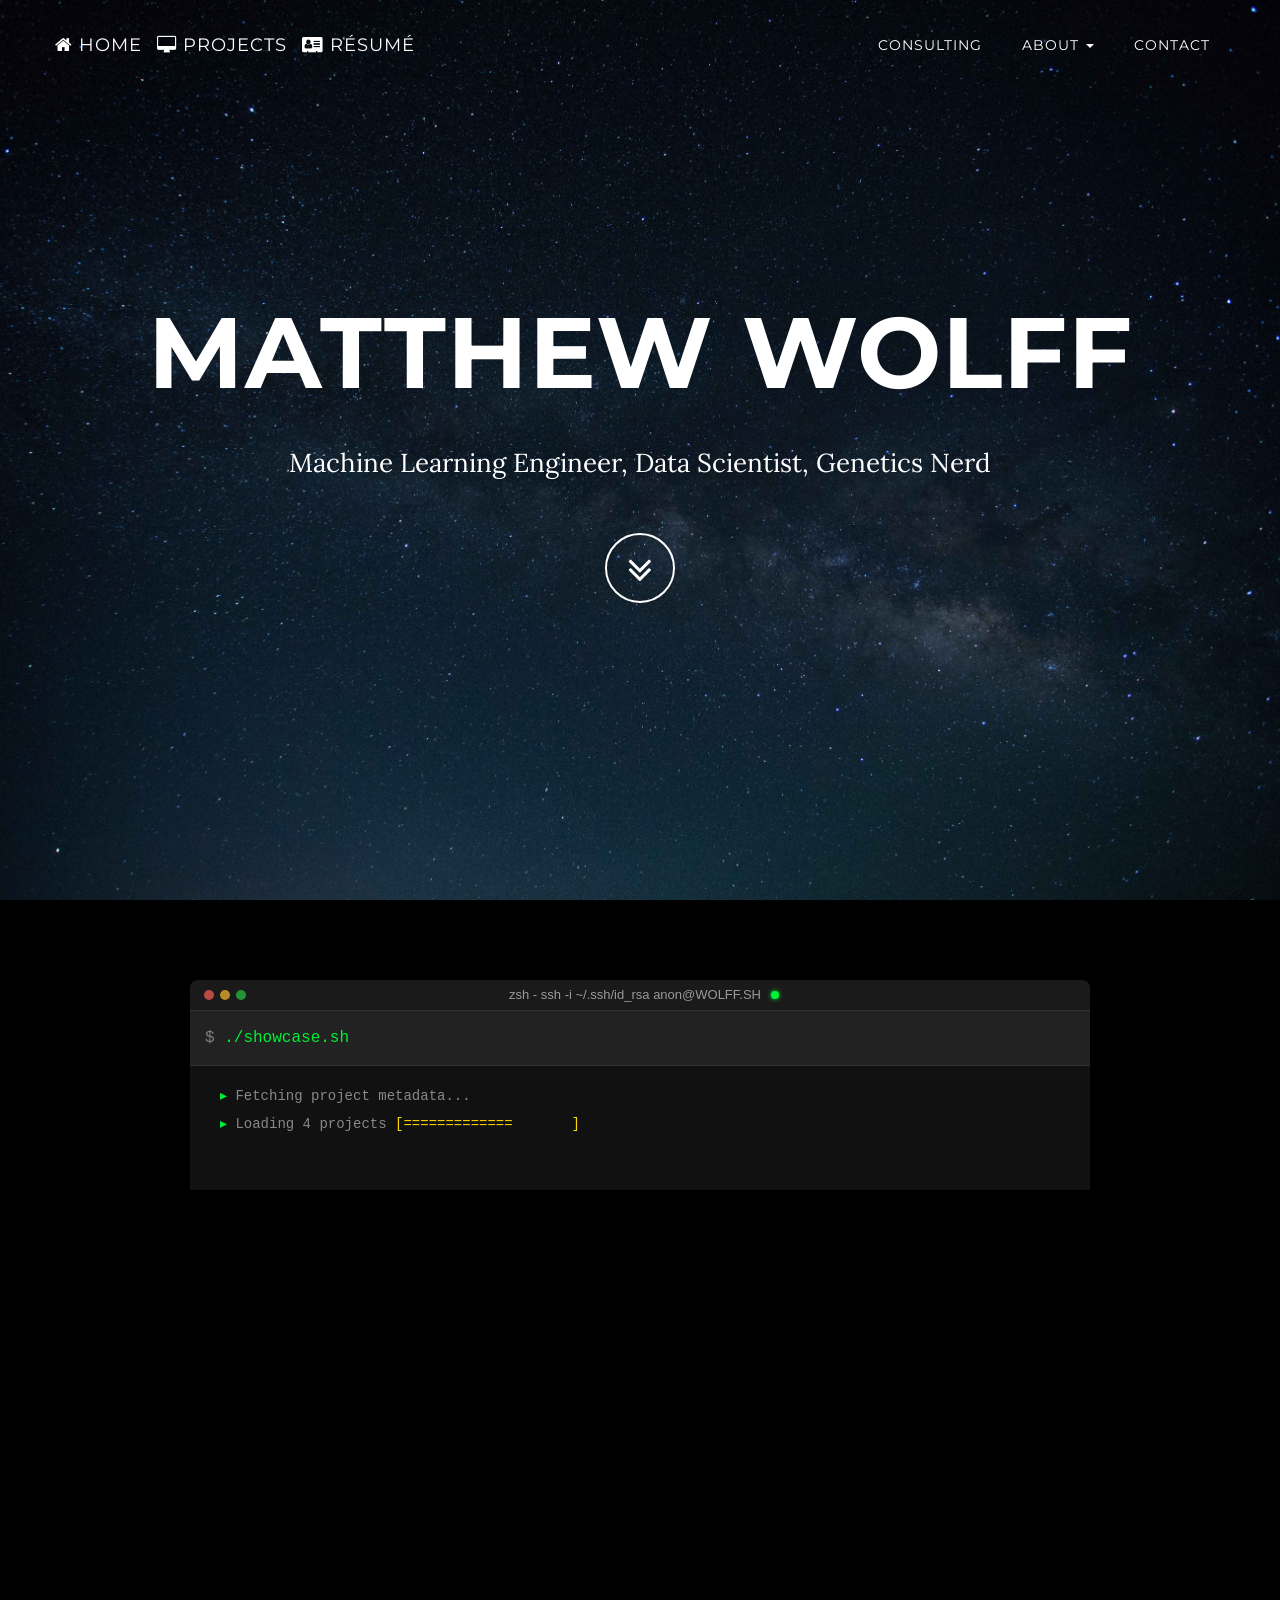
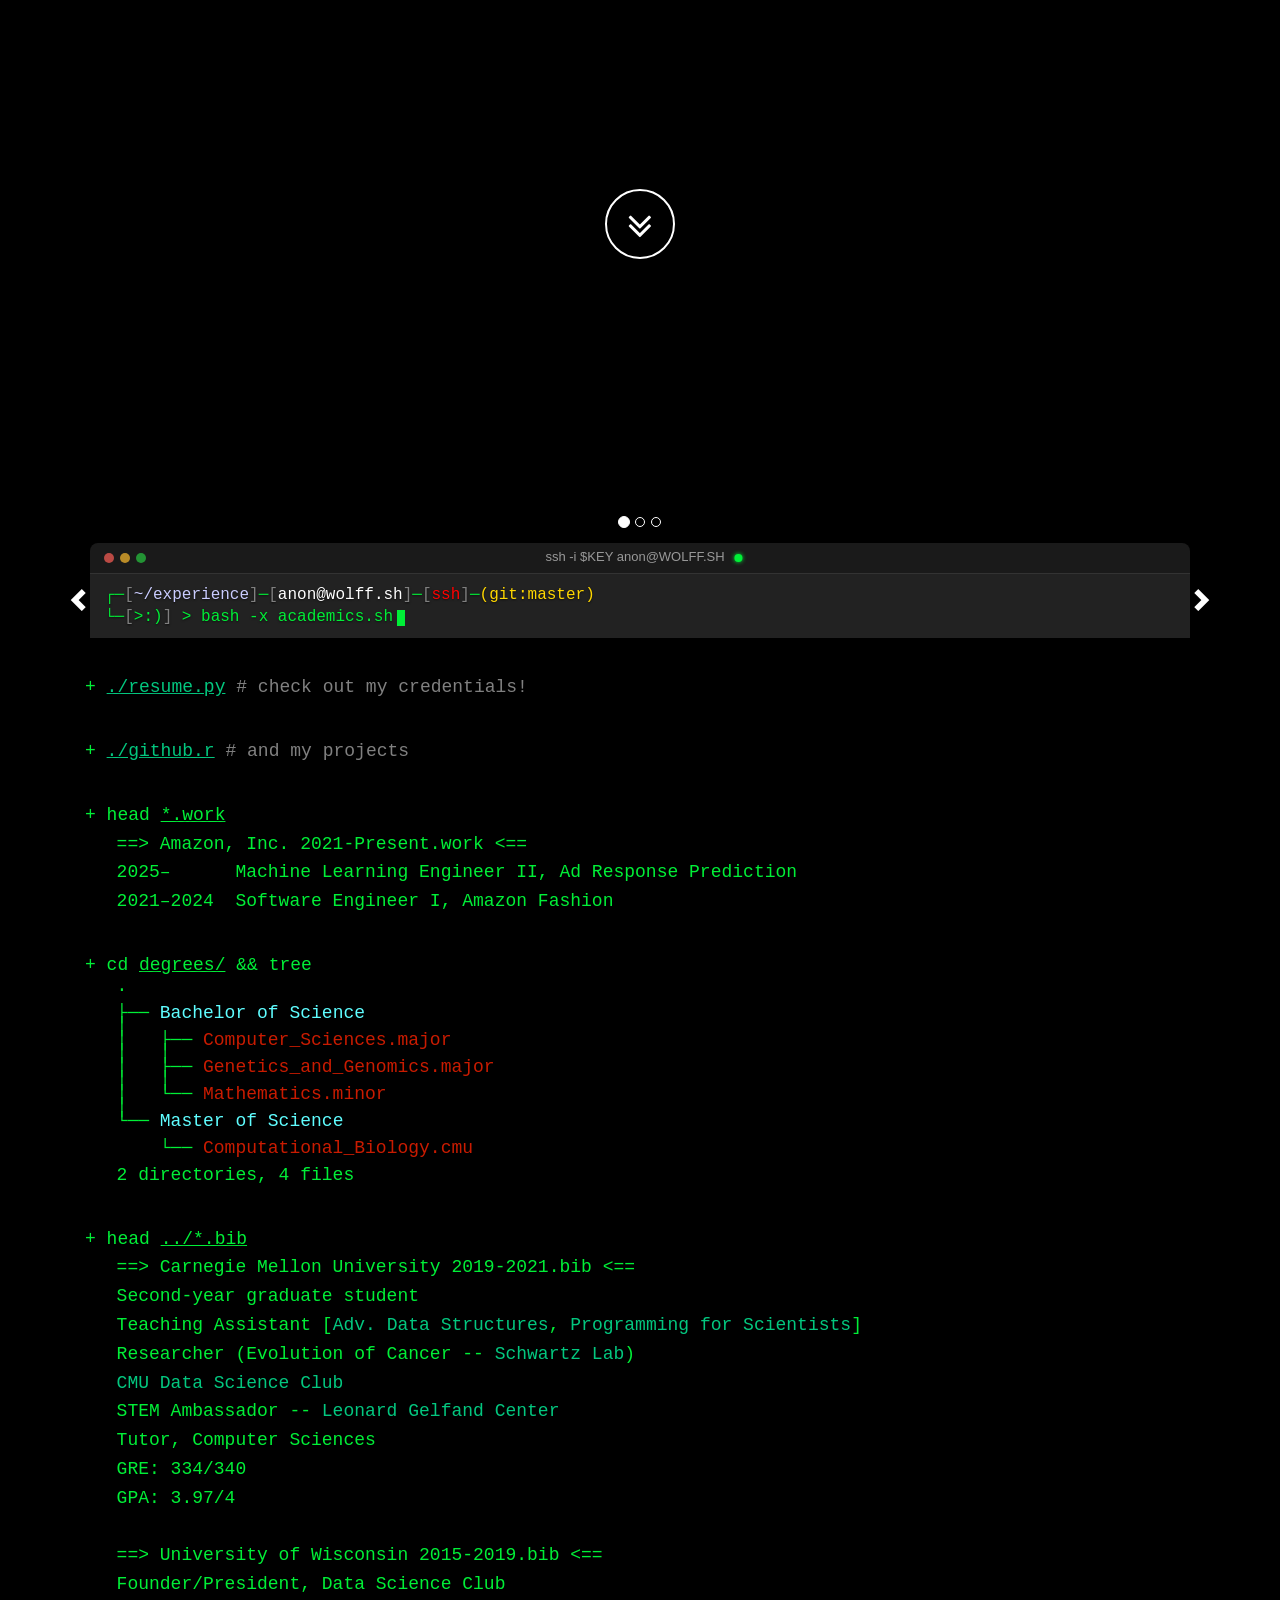
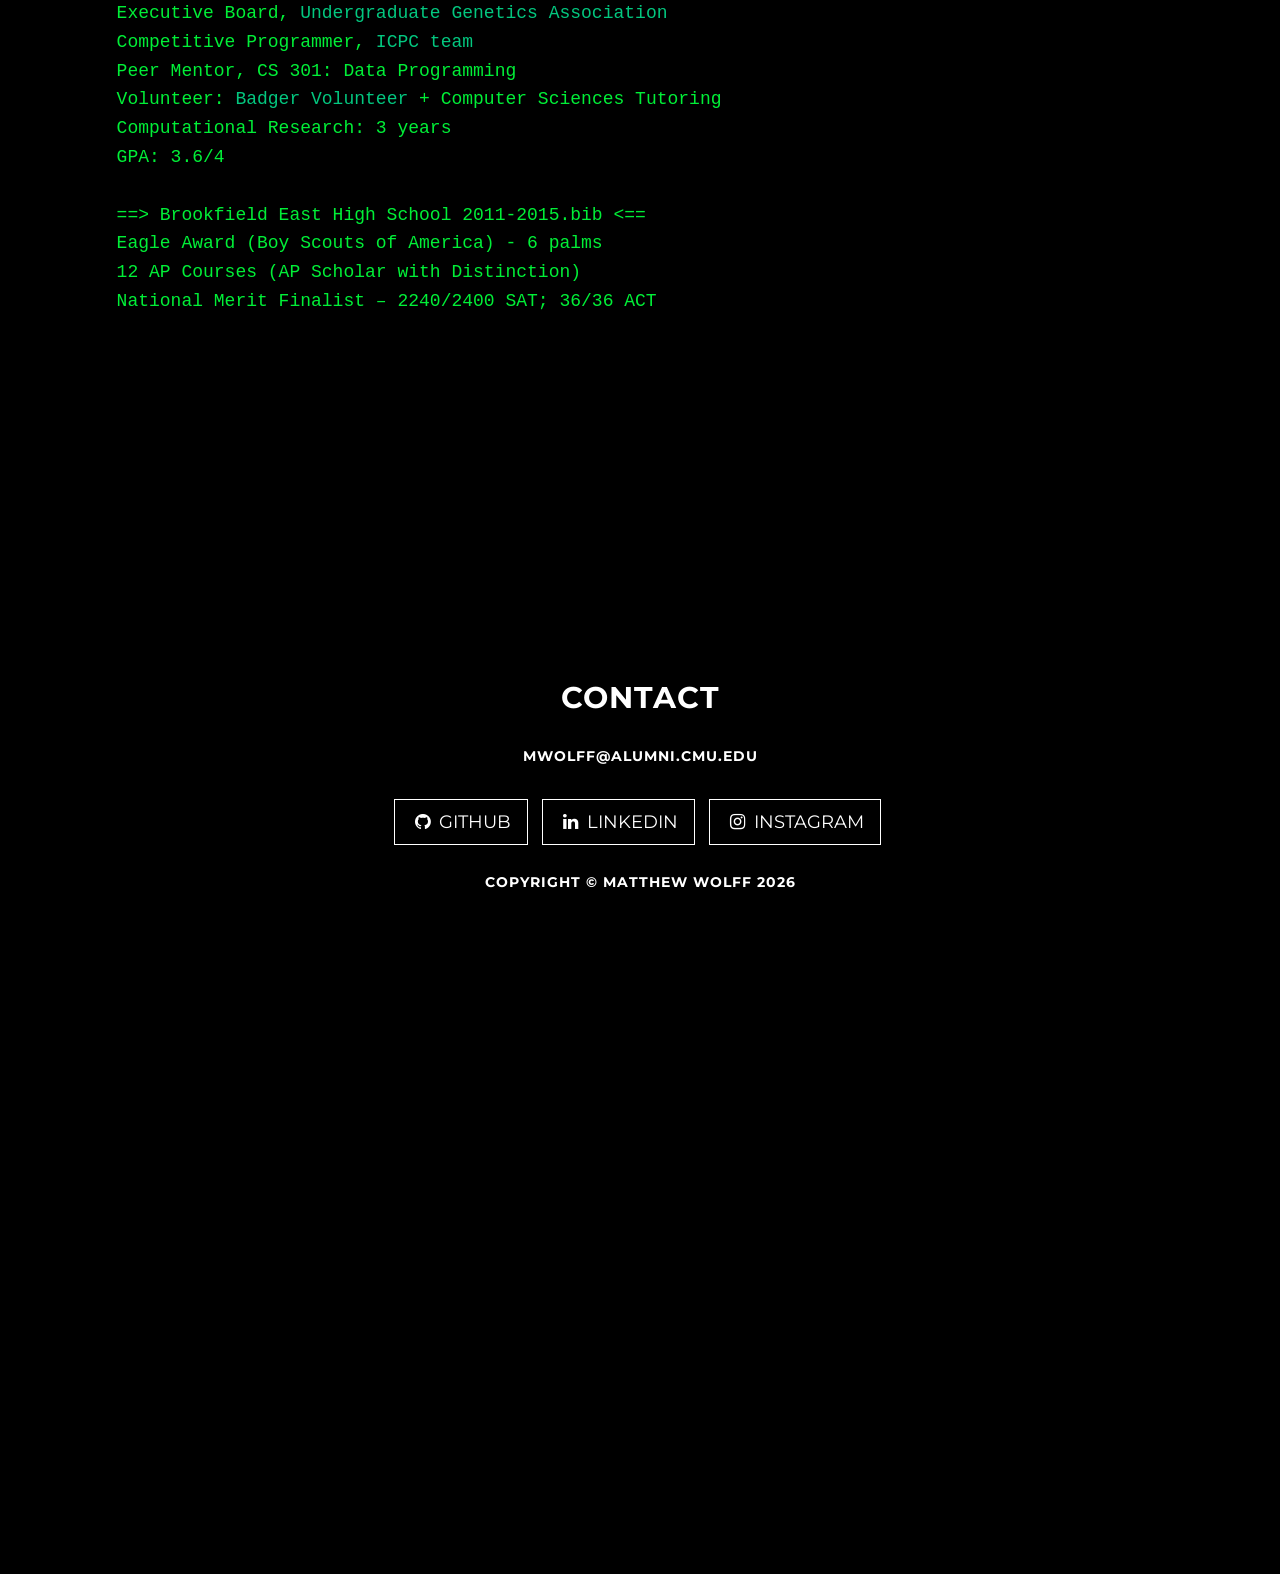
<file: index.html>
<!DOCTYPE html>
<html lang="en">

<head>
    <!-- Google tag (gtag.js) -->
    <script async src="https://www.googletagmanager.com/gtag/js?id=G-YX630D4XCV"></script>
    <script>
        window.dataLayer = window.dataLayer || [];
        function gtag(){dataLayer.push(arguments);}
        gtag('js', new Date());

        gtag('config', 'G-YX630D4XCV', {'page_title': 'homepage'});
    </script>
    <!--  Open Graph properties for sharing links  -->
    <meta charset="utf-8">
    <meta name="viewport" content="width=device-width, initial-scale=1">
    <meta name="title" content="Wolff Den">
    <meta name="description" content="Personal website of a lazy dev">
    <meta property="og:site_name" content="wolff.sh">
    <meta property="og:url" content="https://wolff.sh">
    <meta property="og:title" content="$ ./wolff.sh">
    <meta property="og:description" content="Personal website of a lazy dev">
    <meta property="og:image" content="https://wolff.sh/img/intro-bg.jpg">
    <meta property="og:image:type" content="image/jpg">
    <meta property="og:image:width" content="1920">
    <meta property="og:image:height" content="1080">
    <meta name="twitter:card" content="summary_large_image">
    <meta name="twitter:title" content="Matthew Wolff — ML Engineer">
    <meta name="twitter:description" content="Machine Learning Engineer at Amazon. Projects in AI, data pipelines, and full-stack SaaS.">
    <meta name="twitter:image" content="https://wolff.sh/img/intro-bg.jpg">

    <!-- favicon -->
    <link rel="icon" type="image/png" href="/favicon/favicon-96x96.png" sizes="96x96"/>
    <link rel="icon" type="image/svg+xml" href="/favicon/favicon.svg"/>
    <link rel="shortcut icon" href="/favicon/favicon.ico"/>
    <link rel="apple-touch-icon" sizes="180x180" href="/favicon/apple-touch-icon.png"/>
    <link rel="manifest" href="/favicon/site.webmanifest"/>

    <!-- CSS -->
    <link rel="stylesheet" href="https://fonts.googleapis.com/css?family=Montserrat:400,700|Lora:400,700,400italic,700italic" type="text/css"/>
    <link href="/external/bootstrap/css/bootstrap.min.css" rel="stylesheet"/>
    <link rel="stylesheet" href="/css/mw.css"/>
    <link rel="stylesheet" href="/css/navbar.css"/>
    <link rel="stylesheet" href="/css/terminal.css"/>

    <!-- icons -->
    <link href="/external/font-awesome/css/font-awesome.min.css" rel="stylesheet" type="text/css"/>

    <title>$ ./matthew_wolff</title>
    <!--  For Google indexing  -->
    <script type="application/ld+json">
        {
            "@context": "https://schema.org",
            "@type": "Person",
            "name": "Matthew Wolff",
            "jobTitle": "Machine Learning Engineer",
            "url": "https://wolff.sh/",
            "sameAs": [
                "https://github.com/matthewwolff",
                "https://linkedin.com/in/thematthewwolff",
                "https://instagram.com/matthewwolff"
            ],
            "image": "https://wolff.sh/favicon/favicon.ico"
        }
    </script>
    <script type="application/ld+json">
        {
            "@context": "https://schema.org",
            "@type": "WebSite",
            "url": "https://wolff.sh/",
            "name": "Matthew Wolff",
            "image": "https://wolff.sh/favicon/favicon.ico",
            "author": {
                "@type": "Person",
                "name": "Matthew Wolff"
            }
        }
    </script>
</head>

<body id="page-top" data-spy="scroll" data-target=".navbar-fixed-top">
<nav class="navbar navbar-custom navbar-fixed-top" role="navigation">
    <div class="container">
        <div class="navbar-header">
            <button type="button" class="navbar-toggle" data-toggle="collapse" data-target=".navbar-main-collapse" aria-label="Toggle navigation menu"> Menu
                <i class="fa fa-bars"></i></button>
        </div>
        <div class="collapse navbar-collapse navbar-left navbar-main-collapse">
            <a class="navbar-brand page-scroll" href="#page-top"><i class="fa fa-home"></i> <span
                    class="light"> HOME </span></a>
            <a class="navbar-brand page-scroll" onclick="jump('#projects')"><i
                    class="fa fa-desktop"></i> <span class="light"> Projects </span></a>
            <a class="navbar-brand page-scroll" href="/resume"><i class="fa fa-address-card"></i> <span
                    class="light"> Résumé </span></a>
        </div>
        <div class="collapse navbar-collapse navbar-right navbar-main-collapse">
            <ul class="nav navbar-nav">
                <li><a href="/consulting"> &nbsp;&nbsp;Consulting </a></li>
                <li class="dropdown">
                    <a href="#" class="dropdown-toggle" data-toggle="dropdown" role="button" aria-haspopup="true"
                       aria-expanded="false"> &nbsp;&nbsp;About <span class="caret"></span></a>
                    <ul class="dropdown-menu">
                        <li><a data-target="#carousel" data-slide-to="0" onclick="jump('#about')"> Experience </a></li>
                        <li><a data-target="#carousel" data-slide-to="1" onclick="jump('#about')"> Technical Skills</a>
                        </li>
                        <li><a data-target="#carousel" data-slide-to="2" onclick="jump('#about')"> Personal </a></li>
                        <!-- <li><a data-target="#carousel" data-slide-to="3" onclick="jump('#about')"> Research </a></li> -->
                    </ul>
                </li>
                <li><a onclick="jump('#contact')"> &nbsp;&nbsp;Contact </a></li>
            </ul>
        </div>
    </div>
</nav>
<header class="intro snap-section">
    <div class="intro-body">
        <div class="container">
            <div class="row">
                <div class="col-lg-12">
                    <h2 class="brand-heading hero-animate"> Matthew Wolff </h2>
                    <p class="intro-text hero-animate hero-animate-delay"> Machine Learning Engineer, Data Scientist, Genetics Nerd </p>
                    <a onclick="jump('#projects')" class="btn btn-circle hero-animate hero-animate-delay-2" aria-label="Scroll to projects"><i class="fa fa-angle-double-down animated"></i></a>
                </div>
            </div>
        </div>
    </div>
</header>
<section id="projects" class="snap-section projects-section">
    <div class="projects-inner">
        <!-- Terminal titlebar -->
        <div class="terminal-titlebar">
            <div class="terminal-dots">
                <span class="dot dot-red"></span>
                <span class="dot dot-yellow"></span>
                <span class="dot dot-green"></span>
            </div>
            <div class="terminal-title"><i class="fa fa-terminal terminal-icon"></i>zsh - ssh -i ~/.ssh/id_rsa anon@WOLFF.SH<span class="connection-dot"></span></div>
        </div>
        <!-- Terminal header -->
        <div class="console-navbar console-navbar-short projects-header">
            <span style="color: gray;">$</span> ./showcase.sh
        </div>

        <!-- Loading animation area -->
        <div class="projects-loading">
            <div class="loading-line" data-delay="0">
                <span class="loading-arrow">▸</span> Fetching project metadata...
            </div>
            <div class="loading-line" data-delay="200">
                <span class="loading-arrow">▸</span> Loading 4 projects <span class="progress-line">[                    ]</span>
            </div>
            <div class="loading-line loading-line-rendering">
                <span class="loading-arrow">▸</span> Rendering...
            </div>
        </div>

        <!-- Card grid -->
        <div class="projects-grid">
            <a href="https://tonite.fyi" target="_blank" class="project-card" data-stat="Updated daily">
                <div class="card-top">
                    <span class="card-title">tonite.fyi</span>
                    <span class="card-type">Data Pipeline</span>
                </div>
                <div class="card-desc">Multi-city event aggregator. Scrapes, deduplicates, tags, and scores local events into a self-contained viewer.</div>
                <div class="card-stat"></div>

                <div class="card-tags">
                    <span class="tag">Python</span>
                    <span class="tag">AWS</span>
                    <span class="tag">Gemini</span>
                    <span class="tag">Terraform</span>
                    <span class="tag">Scraping</span>
                </div>
                <div class="card-footer">
                    <span class="card-link">tonite.fyi →</span>
                    <div class="card-github"><i class="fa fa-github" onclick="event.preventDefault(); event.stopPropagation(); window.open('https://github.com/matthewwolff/tonite.fyi', '_blank');"></i></div>
                </div>
            </a>

            <a href="https://wolff.sh/tend" target="_blank" class="project-card" data-stat="Beta">
                <div class="card-top">
                    <span class="card-title">Tend</span>
                    <span class="card-type">iOS App</span>
                </div>
                <div class="card-desc">Personal relationship manager. Set how often you want to see each friend — Tend handles the rest with gentle, ADHD-friendly nudges.</div>
                <div class="card-stat"></div>

                <div class="card-tags">
                    <span class="tag">React Native</span>
                    <span class="tag">TypeScript</span>
                    <span class="tag">WatermelonDB</span>
                    <span class="tag">Supabase</span>
                    <span class="tag">ECharts</span>
                </div>
                <div class="card-footer">
                    <span class="card-link">App Store →</span>
                    <div class="card-github"><i class="fa fa-github" onclick="event.preventDefault(); event.stopPropagation(); window.open('https://github.com/matthewwolff/tend', '_blank');"></i></div>
                </div>
            </a>

            <a href="https://github.com/matthewwolff/TwitterScraper" target="_blank" class="project-card" data-stat="★ 168">
                <div class="card-top">
                    <span class="card-title">TwitterScraper</span>
                    <span class="card-type">Open Source</span>
                </div>
                <div class="card-desc">Bypass Twitter's 3,200 tweet API limit. Programmatically scrape any user's full tweet history using Selenium-driven browser automation and HTML parsing.</div>
                <div class="card-stat"></div>

                <div class="card-tags">
                    <span class="tag">Python</span>
                    <span class="tag">Selenium</span>
                    <span class="tag">BeautifulSoup</span>
                </div>
                <div class="card-footer">
                    <span class="card-link">github.com →</span>
                    <div class="card-github"><i class="fa fa-github"></i></div>
                </div>
            </a>

            <a href="https://markdesk.wolff.sh" target="_blank" class="project-card" data-stat="27M+ marks indexed">
                <div class="card-top">
                    <span class="card-title">MarkDesk</span>
                    <span class="card-type">SaaS</span>
                </div>
                <div class="card-desc">AI-powered USPTO trademark prosecution copilot. FTS5 + phonetic search over 27M marks, Gemini-powered classification, Stripe payments.</div>
                <div class="card-stat"></div>

                <div class="card-tags">
                    <span class="tag">TypeScript</span>
                    <span class="tag">AWS</span>
                    <span class="tag">SQLite</span>
                    <span class="tag">Gemini</span>
                    <span class="tag">Stripe</span>
                    <span class="tag">Terraform</span>
                </div>
                <div class="card-footer">
                    <span class="card-link">markdesk.wolff.sh →</span>
                    <div class="card-github"><i class="fa fa-github" onclick="event.preventDefault(); event.stopPropagation(); window.open('https://github.com/MatthewWolff/markdesk-system-design', '_blank');"></i></div>
                </div>
            </a>
        </div>

        <!-- Chevron to about section -->
        <a onclick="jump('#about')" class="btn btn-circle projects-chevron" aria-label="Scroll to about"><i class="fa fa-angle-double-down animated"></i></a>
    </div>
</section>
<section id="about" class="container content-section about snap-section">
    <!-- Carousel -->
    <div class="container content-section">
        <div id="carousel" class="carousel slide" data-ride="carousel" data-interval="false">
            <!-- Indicators -->
            <ol class="carousel-indicators">
                <li data-target="#carousel" data-slide-to="0" class="active indicator-hover"></li>
                <li data-target="#carousel" data-slide-to="1" class="indicator-hover"></li>
                <li data-target="#carousel" data-slide-to="2" class="indicator-hover"></li>
            </ol>
            <div class="row">
                <div class="terminal-titlebar">
                    <div class="terminal-dots">
                        <span class="dot dot-red"></span>
                        <span class="dot dot-yellow"></span>
                        <span class="dot dot-green"></span>
                    </div>
                    <div class="terminal-title"><i class="fa fa-terminal terminal-icon"></i>ssh -i $KEY anon@WOLFF.SH<span class="connection-dot"></span></div>
                </div>
            </div>

            <!-- Inner -->
            <div class="carousel-inner console-background">
                <!-- Controls -->
                <a class="left carousel-controls" href="#carousel" role="button" data-slide="prev">
                    <span class="glyphicon glyphicon-chevron-left"></span>
                </a>
                <a class="right carousel-controls" href="#carousel" role="button" data-slide="next">
                    <span class="glyphicon glyphicon-chevron-right"></span>
                </a>

                <!-- Academics -->
                <div class="item full-width active">
                    <div class="carousel-caption">
                        <div class="container">
                            <div class="row">
                                <p class="console-navbar prompt">
                                    ┌─<span style="color: gray;">[</span><span style="color: #CACDFF;">~/experience</span><span style="color: gray;">]</span>─<span style="color: gray;">[</span><span style="color: white;">anon@wolff.sh</span><span style="color: gray;">]</span>─<span style="color: gray;">[</span><span style="color: red;">ssh</span><span style="color: gray;">]</span>─<span style="color: gold;">(git:master)</span><br/>└─<span style="color: gray;">[</span><span style="color: #00ef37;">>:)</span><span style="color: gray;">]</span> > bash -x academics.sh<span class="terminal-cursor"></span></p>
                            </div>
                            <div class="row">
                                <div class="col-lg-12 col-lg-offset-1 consola">
                                    <div class="container console-text">
                                        <p> +
                                            <a href="resume" target="_blank">
                                                <u>./resume.py</u> <span style="color: grey; "># check out my
                                                credentials! </span>
                                            </a>
                                        </p>

                                        <p> +
                                            <a href="https://github.com/matthewwolff/" target="_blank">
                                                <u>./github.r</u> <span style="color: grey; "># and my projects </span>
                                            </a>
                                        </p>
                                        <p> + head <u>*.work</u> <span class="tab">
                      						  ==> Amazon, Inc. 2021-Present.work <== <br/>
                                              2025–&nbsp;&nbsp;&nbsp;&nbsp;&nbsp;&nbsp;Machine Learning Engineer II, Ad Response Prediction <br/>
                                              2021–2024&nbsp;&nbsp;Software Engineer I, Amazon Fashion <br/>
                                              </span>
                                        </p>

                                        <p> + cd <u>degrees/</u> && tree
                                            <br/><span class="tab" style="line-height: 0.75">
                                              . <br/><br/>
                                              ├── <span style="color: #5ffdff; ">Bachelor of Science</span><br/>
                                              │<br/>
                                              │   ├── <span style="color: #c91b00; ">Computer_Sciences.major</span><br/>
                                              │   │<br/>
                                              │   ├── <span
                                                    style="color: #c91b00; ">Genetics_and_Genomics.major</span><br/>
                                              │   │<br/>
                                              │   └── <span style="color: #c91b00; ">Mathematics.minor</span><br/>
                                              │<br/>
                                              └── <span style="color: #5ffdff; ">Master of Science</span> <br/><br/>
                                                  └── <span
                                                    style="color: #c91b00; ">Computational_Biology.cmu</span><br/><br/>
                                              2 directories, 4 files</span>
                                        </p>
                                        <p> + head <u>../*.bib</u> <span class="tab">
                      						  ==> Carnegie Mellon University 2019-2021.bib <== <br/>
                                              Second-year graduate student <br/> 
                                              Teaching Assistant [<a
                                                href="https://www.cs.cmu.edu/~ckingsf/class/15351-f15/" target="_blank">Adv. Data Structures</a>,
                                                <a href="https://compeau.cbd.cmu.edu/wp-content/uploads/2018/01/syllabus_601.pdf" target="_blank">
                                                  Programming for Scientists</a>]
                                              <br/>
                                              Researcher (Evolution of Cancer -- <a
                                                href="https://labs.bio.cmu.edu/schwartz/" target="_blank">
                                                Schwartz Lab</a>)
                                              <br/>
                                              <a href="https://github.com/cmu-dsc"
                                                 target="_blank">CMU Data Science Club</a><br/>
                                              STEM Ambassador -- <a href="https://www.cmu.edu/gelfand/" target="_blank">Leonard Gelfand Center</a><br/>
                                              Tutor, Computer Sciences<br/>
                                              GRE: 334/340 <br/>
                                              GPA: 3.97/4 <br/>
                                    <br/>

                                    ==> University of Wisconsin 2015-2019.bib <== <br/>
                                    Founder/President, 
Data Science Club <br/>

                                    Executive Board, <a href="https://win.wisc.edu/organization/UGA" target="_blank">
                                      Undergraduate Genetics Association
                                    </a> <br/>

                                    Competitive Programmer, 
                                    <a href="https://pages.cs.wisc.edu/~dieter/ICPC/hall-of-fame.html" target="_blank">
                                      ICPC team
                                    </a> <br/> 

                                    Peer Mentor, CS 301: Data Programming <br/>

                                    Volunteer: 
                                    <a href="https://morgridge.wisc.edu/students/badger-volunteers/" target="_blank">
                                      Badger Volunteer 
                                    </a> + 
                                    Computer Sciences Tutoring <br/>
                                    Computational Research: 3 years<br/>
                                    GPA: 3.6/4<br/>

                                    <br/>

                                    ==> Brookfield East High School 2011-2015.bib <== <br/>
                                    Eagle Award (Boy Scouts of America) - 6 palms<br/>
                                    12 AP Courses (AP Scholar with Distinction)<br/>
                                    National Merit Finalist – 2240/2400 SAT; 36/36 ACT</span>
                                        </p>

                                    </div>
                                </div>
                            </div>
                        </div>
                    </div>
                </div>
                <!-- Technical -->
                <div class="item full-width">
                    <div class="carousel-caption">
                        <div class="container">
                            <div class="row">
                                <p class="console-navbar prompt">
                                    ┌─<span style="color: gray;">[</span><span style="color: #CACDFF;">~/technical</span><span style="color: gray;">]</span>─<span style="color: gray;">[</span><span style="color: white;">anon@wolff.sh</span><span style="color: gray;">]</span>─<span style="color: gray;">[</span><span style="color: red;">ssh</span><span style="color: gray;">]</span>─<span style="color: gold;">(git:master)</span><br/>└─<span style="color: gray;">[</span><span style="color: #00ef37;">>:)</span><span style="color: gray;">]</span> > brew install --cask matthew-wolff<span class="terminal-cursor"></span></p>
                            </div>
                            <div class="row">
                                <div class="col-lg-12 col-lg-offset-1 consola">
                                    <div class="container console-text">
                                        <p><span style="color: grey; "> $</span> ls <u>languages/</u> <span class="tab">
                          <span style="color: #c91b00; ">
                          Python &nbsp;&nbsp; Java &nbsp;&nbsp;&nbsp;&nbsp;&nbsp;&nbsp;&nbsp;&nbsp;&nbsp; TypeScript &nbsp; SQL </span><br/>
                          <span style="color: #c91b00; ">
                          Scala &nbsp;&nbsp;&nbsp; Shell (ZSH) &nbsp;&nbsp; R &nbsp;&nbsp;&nbsp;&nbsp;&nbsp;&nbsp;&nbsp;&nbsp;&nbsp;&nbsp;&nbsp; NoSQL </span><br/>
                        </span>
                                        </p>

                                        <p><span style="color: grey; "> $</span> cat <u>certifications.txt</u> <span class="tab">
                          <span style="color: #5ffdff; ">
                          AWS Certified Solutions Architect – Associate (2024)<br/>
                          HashiCorp Certified: Terraform Associate (2023)<br/>
                          </span></span>
                                        </p>

                                        <p><span style="color: grey; "> $</span> cd <u>experience/</u> && ls -RpG <span
                                                class="tab">
                        <span style="color: #5ffdff; "> internships</span>/ &nbsp;&nbsp;&nbsp; <span
                                                style="color: #5ffdff; "> research</span>/ <br/><br/>

                        ./internships:<br/>
                        <span style="color: #5ffdff; "> West&nbsp;Bend&nbsp;Mutual&nbsp;Insurance</span>/ &nbsp;&nbsp;&nbsp;&nbsp; <span
                                                style="color: #5ffdff; "> Arity&nbsp;(an&nbsp;AllState&nbsp;company)</span>/ &nbsp;&nbsp;&nbsp;&nbsp; <span
                                                style="color: #5ffdff; "> Capital&nbsp;One</span>/ <br/><br/>

                        ./internships/West Bend Mutual Insurance:<br/>
                        <span style="color: #c91b00; "> Software Engineer.intern </span>&nbsp;&nbsp;&nbsp;&nbsp;&nbsp;&nbsp;&nbsp;&nbsp; Summer2017<br/><br/>
                        
                        ./internships/Arity (an AllState company):<br/>
                        <span style="color: #c91b00; "> Data Analyst Engineer.intern </span>&nbsp;&nbsp;&nbsp;&nbsp; Summer2018<br/><br/>

                        ./internships/Capital One:<br/>
                        <span style="color: #c91b00; "> Data Engineer.intern </span>&nbsp;&nbsp;&nbsp;&nbsp;&nbsp;&nbsp;&nbsp;&nbsp;&nbsp;&nbsp;&nbsp;&nbsp; Summer2019<br/><br/>

                        ./internships/Amazon:<br/>
                        <span style="color: #c91b00; "> Software Engineer.intern </span>&nbsp;&nbsp;&nbsp;&nbsp;&nbsp;&nbsp;&nbsp;&nbsp; Summer2020<br/><br/>

                        ./research:<br/>
                        <span style="color: #c91b00; ">
                        Engelman.lab</span>&nbsp;&nbsp;&nbsp;&nbsp; 2015-2017 &nbsp;&nbsp;&nbsp;&nbsp;&nbsp; Alzheimer's&nbsp;Disease &nbsp;&nbsp;&nbsp;&nbsp; Machine&nbsp;Learning <br/>

                        <span style="color: #c91b00; ">
                        Payseur.lab</span>&nbsp;&nbsp;&nbsp;&nbsp;&nbsp; 2017 &nbsp;&nbsp;&nbsp;&nbsp;&nbsp;&nbsp;&nbsp;&nbsp;&nbsp;&nbsp; Mice&nbsp;Genetics &nbsp;&nbsp;&nbsp;&nbsp;&nbsp;&nbsp;&nbsp;&nbsp;&nbsp;&nbsp; Automated&nbsp;Image&nbsp;Processing <br/>

                        <span style="color: #c91b00; ">
                        Ong.lab</span>&nbsp;&nbsp;&nbsp;&nbsp;&nbsp;&nbsp;&nbsp;&nbsp;&nbsp; Summer2017 &nbsp;&nbsp;&nbsp;&nbsp; Cancer &nbsp;&nbsp;&nbsp;&nbsp;&nbsp;&nbsp;&nbsp;&nbsp;&nbsp;&nbsp;&nbsp;&nbsp;&nbsp;&nbsp;&nbsp;&nbsp;&nbsp; Data&nbsp;Visualization <br/>

                        <span style="color: #c91b00; ">
                        McMahon.lab</span>&nbsp;&nbsp;&nbsp;&nbsp;&nbsp; 2018-2019 &nbsp;&nbsp;&nbsp;&nbsp;&nbsp; Metagenomics &nbsp;&nbsp;&nbsp;&nbsp;&nbsp;&nbsp;&nbsp;&nbsp;&nbsp;&nbsp;&nbsp; Big&nbsp;Data <br/>

                        <span style="color: #c91b00; ">
                        Schwartz.lab</span>&nbsp;&nbsp;&nbsp;&nbsp; 2020 &nbsp;&nbsp;&nbsp;&nbsp;&nbsp;&nbsp;&nbsp;&nbsp;&nbsp;&nbsp; Cancer Modeling &nbsp;&nbsp;&nbsp;&nbsp;&nbsp;&nbsp;&nbsp;&nbsp; Linear&nbsp;Programming <br/>
                        <br/>
                        </span>
                                        </p>
                                    </div>
                                </div>
                            </div>
                        </div>
                    </div>
                </div>
                <!-- Personal -->
                <div class="item full-width">
                    <div class="carousel-caption">
                        <div class="container">
                            <div class="row">
                                <p class="console-navbar prompt">
                                    ┌─<span style="color: gray;">[</span><span style="color: #CACDFF;">~/personal</span><span style="color: gray;">]</span>─<span style="color: gray;">[</span><span style="color: white;">anon@wolff.sh</span><span style="color: gray;">]</span>─<span style="color: gray;">[</span><span style="color: red;">ssh</span><span style="color: gray;">]</span>─<span style="color: gold;">(git:master)</span><br/>└─<span style="color: gray;">[</span><span style="color: #00ef37;">>:)</span><span style="color: gray;">]</span> > cat <<< "hire me" | mail -s "pls" $YOU<span class="terminal-cursor"></span></p>
                            </div>
                            <div class="row">
                                <div class="col-lg-12 col-lg-offset-1 consola">
                                    <div class="container console-text">
                                        <p><span style="color: grey; "> $</span> perl -pe "s/\t/: /g"
                                            <u>about_me.tsv</u>
                                            <span class="tab">
                                  Home state: Wisconsin <br/>
                                  Born: 1996 <br/>
                                  Cats: 2<br/>
                                  Hobbies: Lifting, bouldering, unnecessary automation, Overwatch</span>
                                            <!-- no one's going to read this -->
                                        </p>
                                        <p><span style="color: grey; "> $</span> history | tail -3 <span class="tab">
                              I studied computer science and genetics at Wisconsin, then computational biology at Carnegie Mellon. Now I build ML infrastructure at Amazon and ship side projects on nights and weekends. I like hard problems, clean tools, and building things people actually use.</span>
                                        </p>
                                    </div>
                                </div>
                            </div>
                        </div>
                    </div>
                </div>


            </div>
            <!-- Carousel -->
        </div>
    </div>
</section>

<section id="contact" class="container content-section text-center snap-section">
    <div class="row contact-animate">
        <div class="col-lg-8 col-lg-offset-2">
            <h2> Contact </h2>
            <h5><a href="mailto:mwolff@alumni.cmu.edu" class="white text-center"> mwolff@alumni.cmu.edu </a></h5>
            <ul class="list-inline banner-social-buttons">
                <li><a href="https://github.com/matthewwolff" target="_blank" class="btn btn-default btn-lg"><i
                        class="fa fa-github fa-fw fa-col"></i> <span class="network-name"> Github </span></a>
                </li>
                <li>
                    <a href="https://linkedin.com/in/thematthewwolff" target="_blank" class="btn btn-default btn-lg"><i
                            class="fa fa-linkedin fa-fw fa-col"></i> <span class="network-name"> LinkedIn </span></a>
                </li>
                <li>
                    <a href="https://instagram.com/matthewwolff" target="_blank" class="btn btn-default btn-lg"><i
                            class="fa fa-instagram fa-fw fa-col"></i> <span class="network-name"> Instagram </span></a>
                </li>
            </ul>
        </div>
    </div>
    <br/>
    <div class="container text-center">
        <h5> Copyright &copy; Matthew Wolff 2026 </h5>
    </div>
</section>
<script src="/external/jquery/jquery.min.js"></script>
<script src="/external/bootstrap/js/bootstrap.min.js"></script>
<script src="/js/mw.js"></script>
    <!-- extra spacing for vertically centered contact info -->
    <p>&nbsp;</p>
    <p>&nbsp;</p>
</body>

</html>
</file>
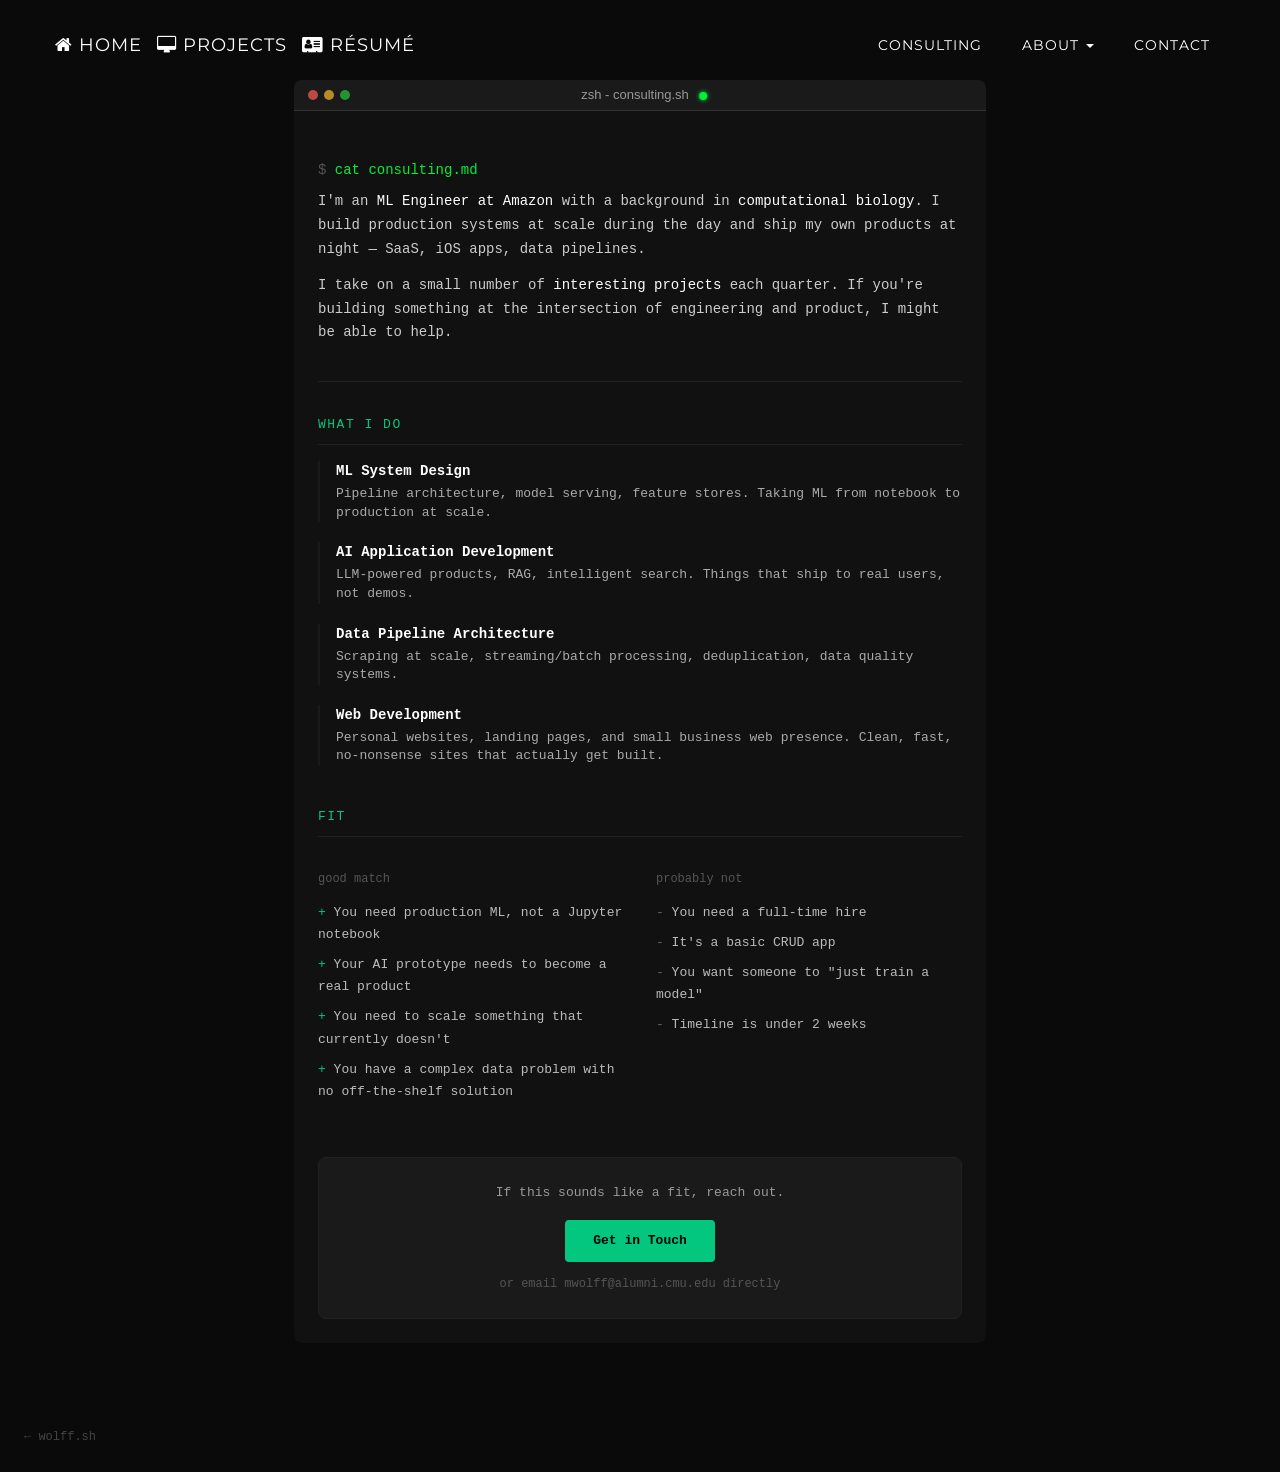
<file: consulting/index.html>
<!DOCTYPE html>
<html lang="en">

<head>
    <!-- Google tag (gtag.js) -->
    <script async src="https://www.googletagmanager.com/gtag/js?id=G-YX630D4XCV"></script>
    <script>
        window.dataLayer = window.dataLayer || [];
        function gtag(){dataLayer.push(arguments);}
        gtag('js', new Date());
        gtag('config', 'G-YX630D4XCV', {'page_title': 'consulting'});
    </script>

    <meta charset="utf-8">
    <meta name="viewport" content="width=device-width, initial-scale=1">
    <meta name="title" content="Matthew Wolff — Consulting">
    <meta name="description" content="ML engineering consulting — system design, AI applications, data pipelines. Open to interesting projects.">
    <meta property="og:site_name" content="wolff.sh">
    <meta property="og:url" content="https://wolff.sh/consulting">
    <meta property="og:title" content="Matthew Wolff — Consulting">
    <meta property="og:description" content="ML engineering consulting — system design, AI applications, data pipelines.">
    <meta property="og:image" content="https://wolff.sh/img/intro-bg.jpg">

    <!-- favicon -->
    <link rel="icon" type="image/png" href="/favicon/favicon-96x96.png" sizes="96x96"/>
    <link rel="icon" type="image/svg+xml" href="/favicon/favicon.svg"/>
    <link rel="shortcut icon" href="/favicon/favicon.ico"/>
    <link rel="apple-touch-icon" sizes="180x180" href="/favicon/apple-touch-icon.png"/>
    <link rel="manifest" href="/favicon/site.webmanifest"/>

    <!-- CSS -->
    <link rel="stylesheet" href="https://fonts.googleapis.com/css?family=Montserrat:400,700|Lora:400,700,400italic,700italic" type="text/css"/>
    <link href="/external/bootstrap/css/bootstrap.min.css" rel="stylesheet"/>
    <link rel="stylesheet" href="/css/navbar.css"/>
    <link rel="stylesheet" href="/css/terminal.css"/>
    <link href="/external/font-awesome/css/font-awesome.min.css" rel="stylesheet" type="text/css"/>

    <title>$ ./consulting.sh</title>

    <style>
        * { margin: 0; padding: 0; box-sizing: border-box; }

        body {
            font-family: "Lucida Console", "Lucida Sans Typewriter", monaco, "Bitstream Vera Sans Mono", monospace;
            background: #0a0a0a;
            color: #b0b0b0;
            min-height: 100vh;
            line-height: 1.7;
            font-size: 14px;
        }

        a { color: #03c77f; text-decoration: none; }



        /* Main content */
        .page {
            max-width: 740px;
            margin: 80px auto 60px;
            padding: 0 24px;
        }

        /* Header area */
        .page-header {
            border-bottom: 1px solid #222;
            padding-bottom: 24px;
            margin-bottom: 32px;
        }
        .page-header h1 {
            font-size: 14px;
            color: #00ef37;
            font-weight: 400;
            margin: 0 0 12px;
        }
        .page-header h1 .gray { color: #555; }
        .page-header p {
            color: #ccc;
            margin-bottom: 12px;
        }
        .page-header p .w { color: #fff; }

        /* Sections */
        .section {
            margin-bottom: 40px;
        }
        .section-title {
            color: #03c77f;
            font-size: 13px;
            text-transform: uppercase;
            letter-spacing: 1.5px;
            margin-bottom: 16px;
            padding-bottom: 8px;
            border-bottom: 1px solid #222;
        }

        /* Services — rendered like a man page */
        .man-entry {
            margin-bottom: 20px;
            padding-left: 16px;
            border-left: 2px solid #1a1a1a;
        }
        .man-entry:hover {
            border-left-color: #03c77f;
        }
        .man-entry dt {
            color: #fff;
            font-weight: 700;
            margin-bottom: 4px;
        }
        .man-entry dd {
            color: #aaa;
            font-size: 13px;
        }

        /* Fit section — plaintext style */
        .fit {
            display: grid;
            grid-template-columns: 1fr 1fr;
            gap: 32px;
        }
        .fit-col h3 {
            font-size: 12px;
            color: #555;
            font-weight: 400;
            margin-bottom: 12px;
        }
        .fit-col ul {
            list-style: none;
            padding: 0;
        }
        .fit-col ul li {
            padding: 4px 0;
            font-size: 13px;
            color: #bbb;
        }
        .fit-col.yes ul li::before { content: '+ '; color: #03c77f; }
        .fit-col.no ul li::before { content: '- '; color: #664; }

        /* CTA */
        .cta {
            margin-top: 40px;
            padding: 24px;
            background: #1a1a1a;
            border: 1px solid #222;
            border-radius: 8px;
            text-align: center;
        }
        .cta p {
            color: #999;
            margin-bottom: 16px;
            font-size: 13px;
        }
        .cta-btn {
            display: inline-block;
            padding: 10px 28px;
            background: #03c77f;
            color: #000;
            font-weight: 700;
            font-size: 13px;
            border-radius: 4px;
            transition: background 0.2s;
        }
        .cta-btn:hover {
            background: #00ef37;
            color: #000;
            text-decoration: none;
        }
        .cta-sub {
            display: block;
            margin-top: 12px;
            font-size: 12px;
            color: #555;
        }

        /* Footer */
        .footer {
            padding: 24px;
            font-size: 12px;
            color: #333;
        }
        .footer a { color: #444; }
        .footer a:hover { color: #999; }

        /* Responsive */
        @media (max-width: 600px) {
            body { font-size: 13px; }
            .page { margin-top: 56px; padding: 0 12px; }
            .fit { grid-template-columns: 1fr; gap: 20px; }
        }
    </style>
</head>

<body>
    <nav class="navbar navbar-custom navbar-fixed-top" role="navigation">
        <div class="container">
            <div class="navbar-header">
                <button type="button" class="navbar-toggle" data-toggle="collapse" data-target=".navbar-main-collapse" aria-label="Toggle navigation menu"> Menu
                    <i class="fa fa-bars"></i></button>
            </div>
            <div class="collapse navbar-collapse navbar-left navbar-main-collapse">
                <a class="navbar-brand page-scroll" href="/"><i class="fa fa-home"></i> <span class="light"> HOME </span></a>
                <a class="navbar-brand page-scroll" href="/#projects"><i class="fa fa-desktop"></i> <span class="light"> Projects </span></a>
                <a class="navbar-brand page-scroll" href="/resume"><i class="fa fa-address-card"></i> <span class="light"> Résumé </span></a>
            </div>
            <div class="collapse navbar-collapse navbar-right navbar-main-collapse">
                <ul class="nav navbar-nav">
                    <li><a href="/consulting"> &nbsp;&nbsp;Consulting </a></li>
                    <li class="dropdown">
                        <a href="#" class="dropdown-toggle" data-toggle="dropdown" role="button" aria-haspopup="true"
                           aria-expanded="false"> &nbsp;&nbsp;About <span class="caret"></span></a>
                        <ul class="dropdown-menu">
                            <li><a href="/#about"> Experience </a></li>
                            <li><a href="/#about"> Technical Skills</a></li>
                            <li><a href="/#about"> Personal </a></li>
                        </ul>
                    </li>
                    <li><a href="/#contact"> &nbsp;&nbsp;Contact </a></li>
                </ul>
            </div>
        </div>
    </nav>

    <main class="page">
        <div class="terminal-titlebar">
            <div class="terminal-dots">
                <span class="dot-red"></span>
                <span class="dot-yellow"></span>
                <span class="dot-green"></span>
            </div>
            <div class="terminal-title"><i class="fa fa-terminal terminal-icon"></i>zsh - consulting.sh<span class="connection-dot"></span></div>
        </div>
        <div class="terminal-body">
        <header class="page-header">
            <h1><span class="gray">$</span> cat consulting.md</h1>
            <p>
                I'm an <span class="w">ML Engineer at Amazon</span> with a background in
                <span class="w">computational biology</span>. I build production systems at scale during the day
                and ship my own products at night — SaaS, iOS apps, data pipelines.
            </p>
            <p>
                I take on a small number of <span class="w">interesting projects</span> each quarter.
                If you're building something at the intersection of engineering and product,
                I might be able to help.
            </p>
        </header>

        <section class="section">
            <div class="section-title">what I do</div>
            <dl>
                <div class="man-entry">
                    <dt>ML System Design</dt>
                    <dd>Pipeline architecture, model serving, feature stores. Taking ML from notebook to production at scale.</dd>
                </div>
                <div class="man-entry">
                    <dt>AI Application Development</dt>
                    <dd>LLM-powered products, RAG, intelligent search. Things that ship to real users, not demos.</dd>
                </div>
                <div class="man-entry">
                    <dt>Data Pipeline Architecture</dt>
                    <dd>Scraping at scale, streaming/batch processing, deduplication, data quality systems.</dd>
                </div>
                <div class="man-entry">
                    <dt>Web Development</dt>
                    <dd>Personal websites, landing pages, and small business web presence. Clean, fast, no-nonsense sites that actually get built.</dd>
                </div>
            </dl>
        </section>

        <section class="section">
            <div class="section-title">fit</div>
            <div class="fit">
                <div class="fit-col yes">
                    <h3>good match</h3>
                    <ul>
                        <li>You need production ML, not a Jupyter notebook</li>
                        <li>Your AI prototype needs to become a real product</li>
                        <li>You need to scale something that currently doesn't</li>
                        <li>You have a complex data problem with no off-the-shelf solution</li>
                    </ul>
                </div>
                <div class="fit-col no">
                    <h3>probably not</h3>
                    <ul>
                        <li>You need a full-time hire</li>
                        <li>It's a basic CRUD app</li>
                        <li>You want someone to "just train a model"</li>
                        <li>Timeline is under 2 weeks</li>
                    </ul>
                </div>
            </div>
        </section>

        <div class="cta">
            <p>If this sounds like a fit, reach out.</p>
            <a href="mailto:mwolff@alumni.cmu.edu?subject=Project%20Inquiry" class="cta-btn">Get in Touch</a>
            <span class="cta-sub">or email mwolff@alumni.cmu.edu directly</span>
        </div>
        </div><!-- /.terminal-body -->
    </main>

    <footer class="footer">
        <a href="/">← wolff.sh</a>
    </footer>

    <script src="/external/jquery/jquery.min.js"></script>
    <script src="/external/bootstrap/js/bootstrap.min.js"></script>
</body>
</html>
</file>
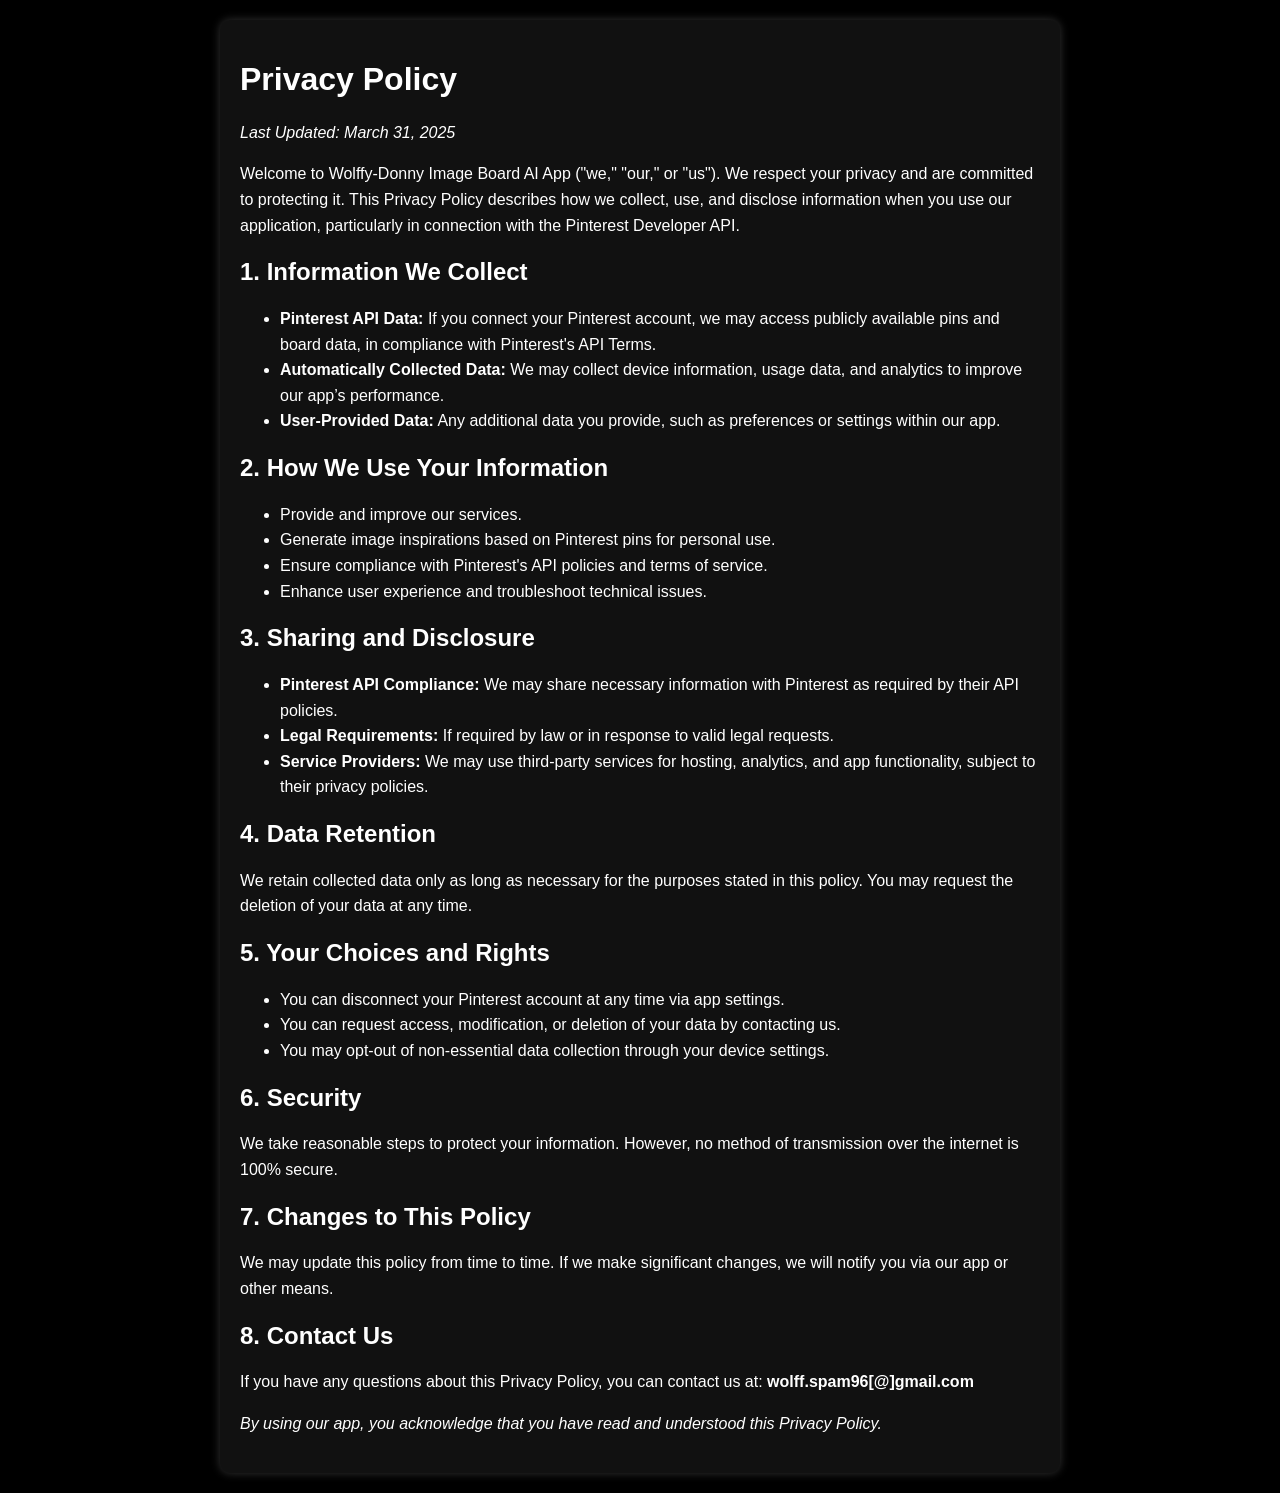
<file: pinterest_privacy_policy/index.html>
<!DOCTYPE html>
<html lang="en">

<head>
    <!-- Google tag (gtag.js) -->
    <script async src="https://www.googletagmanager.com/gtag/js?id=G-YX630D4XCV"></script>
    <script>
        window.dataLayer = window.dataLayer || [];

        function gtag() {
            dataLayer.push(arguments);
        }

        gtag('js', new Date());

        gtag('config', 'G-YX630D4XCV', {'page_title': 'pinterest_privacy_policy'});
    </script>
    <!--  Open Graph properties for sharing links  -->
    <meta charset="utf-8">
    <meta name="viewport" content="width=device-width, initial-scale=1">
    <meta name="title" content="Pinterest Privacy Policy">
    <meta property="og:site_name" content="wolff.sh">
    <meta property="og:url" content="https://wolff.sh">
    <meta property="og:title" content="Pinterest Privacy Policy">
    <meta property="og:description" content="Hosting a privacy policy to meet the criteria for Pinterest dev apps">
    <meta property="og:image" content="/img/intro-bg.jpg">
    <meta property="og:image:type" content="image/jpg">
    <meta property="og:image:width" content="1920">
    <meta property="og:image:height" content="1080">

    <!-- favicon -->
    <link rel="icon" type="image/png" href="/favicon/favicon-96x96.png" sizes="96x96"/>
    <link rel="icon" type="image/svg+xml" href="/favicon/favicon.svg"/>
    <link rel="shortcut icon" href="/favicon/favicon.ico"/>
    <link rel="apple-touch-icon" sizes="180x180" href="/favicon/apple-touch-icon.png"/>
    <link rel="manifest" href="/favicon/site.webmanifest"/>

    <title>$ ./wolff</title>
    <!--  For Google indexing  -->
    <script type="application/ld+json">
        {
            "@context": "https://schema.org",
            "@type": "Person",
            "name": "Matthew Wolff",
            "jobTitle": "Machine Learning Engineer",
            "url": "https://wolff.sh/pinterest_privacy_policy",
            "sameAs": [
                "https://github.com/matthewwolff",
                "https://linkedin.com/in/thematthewwolff",
                "https://instagram.com/matthewwolff"
            ],
            "image": "https://wolff.sh/favicon/favicon.ico"
        }
    </script>
    <script type="application/ld+json">
        {
            "@context": "https://schema.org",
            "@type": "WebSite",
            "url": "https://wolff.sh/pinterest_privacy_policy",
            "name": "Matthew Wolff",
            "image": "https://wolff.sh/favicon/favicon.ico",
            "author": {
                "@type": "Person",
                "name": "Matthew Wolff"
            }
        }
    </script>
    <style>
        body {
            background-color: #000;
            color: #fff;
            font-family: Arial, sans-serif;
            margin: 0;
            display: flex;
            justify-content: center;
            align-items: center;
            min-height: 100vh;
            padding: 20px;
        }

        .container {
            max-width: 800px;
            background-color: #111;
            padding: 20px;
            border-radius: 10px;
            box-shadow: 0px 0px 10px rgba(255, 255, 255, 0.2);
            text-align: left;
        }

        p, ul {
            line-height: 1.6;
        }
    </style>
</head>
<body>
<div class="container">
    <h1>Privacy Policy</h1>
    <p><em>Last Updated: March 31, 2025</em></p>
    <p>Welcome to Wolffy-Donny Image Board AI App ("we," "our," or "us"). We respect your privacy and are committed to
        protecting it. This Privacy Policy describes how we collect, use, and disclose information when you use our
        application, particularly in connection with the Pinterest Developer API.</p>

    <h2>1. Information We Collect</h2>
    <ul>
        <li><strong>Pinterest API Data:</strong> If you connect your Pinterest account, we may access publicly available
            pins and board data, in compliance with Pinterest's API Terms.
        </li>
        <li><strong>Automatically Collected Data:</strong> We may collect device information, usage data, and analytics
            to improve our app’s performance.
        </li>
        <li><strong>User-Provided Data:</strong> Any additional data you provide, such as preferences or settings within
            our app.
        </li>
    </ul>

    <h2>2. How We Use Your Information</h2>
    <ul>
        <li>Provide and improve our services.</li>
        <li>Generate image inspirations based on Pinterest pins for personal use.</li>
        <li>Ensure compliance with Pinterest's API policies and terms of service.</li>
        <li>Enhance user experience and troubleshoot technical issues.</li>
    </ul>

    <h2>3. Sharing and Disclosure</h2>
    <ul>
        <li><strong>Pinterest API Compliance:</strong> We may share necessary information with Pinterest as required by
            their API policies.
        </li>
        <li><strong>Legal Requirements:</strong> If required by law or in response to valid legal requests.</li>
        <li><strong>Service Providers:</strong> We may use third-party services for hosting, analytics, and app
            functionality, subject to their privacy policies.
        </li>
    </ul>

    <h2>4. Data Retention</h2>
    <p>We retain collected data only as long as necessary for the purposes stated in this policy. You may request the
        deletion of your data at any time.</p>

    <h2>5. Your Choices and Rights</h2>
    <ul>
        <li>You can disconnect your Pinterest account at any time via app settings.</li>
        <li>You can request access, modification, or deletion of your data by contacting us.</li>
        <li>You may opt-out of non-essential data collection through your device settings.</li>
    </ul>

    <h2>6. Security</h2>
    <p>We take reasonable steps to protect your information. However, no method of transmission over the internet is
        100% secure.</p>

    <h2>7. Changes to This Policy</h2>
    <p>We may update this policy from time to time. If we make significant changes, we will notify you via our app or
        other means.</p>

    <h2>8. Contact Us</h2>
    <p>If you have any questions about this Privacy Policy, you can contact us at:
        <strong>wolff.spam96[@]gmail.com</strong></p>

    <p><em>By using our app, you acknowledge that you have read and understood this Privacy Policy.</em></p>
</div>
</body>
</html>
</file>
<file: css/mw.css>
.carousel {
      padding-top: 2%;
}

.glyphicon {
      font-size: 24px;
}

.indicator-hover:hover {
      background-color: silver;
}

.carousel-indicators {
      position: relative;
      margin: auto;
      bottom: 10px;
      left: 50%;
      z-index: 15;
      width: 60%;
      padding-left: 0;
      margin-left: -30%;
      text-align: center;
      list-style: none;
}

.fa-col {
      color: white;
}

.white {
      color: white;
}

.container {
      padding-left: 0px;
      padding-right: 0px;
}

.carousel-caption {
      position: static;
      padding-top: 0px;
      color: #00ef37;
}

.tab {
      width: 100%;
      display: inline-block;
}

@media (min-width: 768px) {
      .tab {
            padding-left: 3%;
      }
}

.console-text {
      font-size: 18px;
      text-align: left;
}

.console-navbar {
      padding: 10px 15px;
      height: auto;
      font-size: 16px;
      margin-left: 50px;
      margin-right: 50px;
      background-color: #222222;
      font-family: "Lucida Console", "Lucida Sans Typewriter", monaco, "Bitstream Vera Sans Mono", monospace;
      line-height: 1.4;
      text-align: left;
}

.console-navbar-short {
      padding-top: 0px;
      line-height: 1.5;
      height: 40px;
      text-align: center;
}

.carousel-controls {
      padding: 2%;
      position: absolute;
      z-index: 1;
      text-align: center;
      color: white;
}

.carousel-controls.left {
      background-repeat: repeat-x;
}

.carousel-controls.right {
      right: 0;
      left: auto;
      background-repeat: repeat-x;
}

.carousel-controls:hover,
.carousel-controls:focus {
      color: #fff;
      text-decoration: none;
      outline: 0;
      opacity: .9;
}

.carousel-controls .icon-prev,
.carousel-controls .icon-next,
.carousel-controls .glyphicon-chevron-left,
.carousel-controls .glyphicon-chevron-right {
      position: absolute;
      top: 50%;
      display: inline-block;
      margin-top: -10px;
}

.carousel-controls .icon-prev,
.carousel-controls .glyphicon-chevron-left {
      left: 50%;
      margin-left: -10px;
}

.carousel-controls .icon-next,
.carousel-controls .glyphicon-chevron-right {
      right: 50%;
      margin-right: -10px;
}

.carousel-controls .icon-prev,
.carousel-controls .icon-next {
      width: 20px;
      height: 20px;
      font-family: serif;
      line-height: 1;
}

.carousel-controls .icon-prev:before {
      content: '\2039';
}

.carousel-controls .icon-next:before {
      content: '\203a';
}

.about {
      display: table;
      width: 100%;
      height: auto;
      background-color: black;
      -webkit-background-size: cover;
      -moz-background-size: cover;
      background-size: cover;
      -o-background-size: cover;
}

.consola {
      font-family: "Lucida Console", "Lucida Sans Typewriter", monaco, "Bitstream Vera Sans Mono", monospace;
      margin-left: 30px;
      margin-right: 30px;
}

body {
      width: 100%;
      height: 100%;
      font-family: "Lora", "Helvetica Neue", Helvetica, Arial, sans-serif;
      color: white;
      background-color: black;
      -webkit-tap-highlight-color: rgba(255, 255, 255, 0.2);
}

html {
      width: 100%;
      height: 100%;
}

h1, h2, h3, h4, h5, h6 {
      margin: 0 0 35px;
      text-transform: uppercase;
      font-family: "Montserrat", "Helvetica Neue", Helvetica, Arial, sans-serif;
      font-weight: 700;
      letter-spacing: 1px;
}

p {
      margin: 0 0 25px;
      line-height: 1.5;
}

@media (min-width: 768px) {
      p {
            margin: 0 0 35px;
            font-size: 18px;
            line-height: 1.6;
            padding-right: 10%;
      }
}

@media (max-width: 768px) {
      .console-navbar {
            padding: 8px 10px;
            font-size: 10px;
            height: auto;
            margin-left: 10px;
            margin-right: 10px;
      }
      .console-navbar.prompt {
            margin-left: 50px;
            margin-right: 50px;
            overflow: hidden;
            text-overflow: ellipsis;
            white-space: nowrap;
      }
      .console-navbar-short {
            font-size: 10px;
            padding: 5px 10px;
            height: auto;
      }
}

a {
      color: #03c77f;
      -webkit-transition: all 0.2s ease-in-out;
      -moz-transition: all 0.2s ease-in-out;
      transition: all 0.2s ease-in-out;
}

a:hover,
a:focus {
      text-decoration: none;
      color: #017fff;
}



.intro {
      display: table;
      width: 100%;
      height: 100%;
      padding: 100px 0;
      text-align: center;
      color: white;
      background: url(../img/intro-bg.jpg) no-repeat bottom center scroll;
      background-color: black;
      -webkit-background-size: cover;
      -moz-background-size: cover;
      background-size: cover;
      -o-background-size: cover;
}


.intro .intro-body {
      display: table-cell;
      vertical-align: middle;
}

.intro .intro-body .error-heading {
      font-weight: lighter;
      font-family: Century Gothic, sans-serif;
      font-size: 40px;
}

.intro .intro-body .intro-text {
      padding-right: 0px;
      font-size: 18px;
}

@media (min-width: 768px) {
      .intro {
            height: 100%;
            padding: 0;
      }
      .intro .intro-body .brand-heading {
            font-size: 100px;
      }
      .error-heading {
            font-size: 60px;
      }
      .intro .intro-body .intro-text {
            font-size: 26px;
      }
}

.btn-circle {
      width: 70px;
      height: 70px;
      margin-top: 15px;
      padding: 7px 16px;
      border: 2px solid white;
      border-radius: 100% !important;
      font-size: 40px;
      color: white;
      background: transparent;
      -webkit-transition: background 0.3s ease-in-out;
      -moz-transition: background 0.3s ease-in-out;
      transition: background 0.3s ease-in-out;
}

.btn-circle:hover,
.btn-circle:focus {
      outline: none;
      color: white;
      background: rgba(255, 255, 255, 0.1);
}


@-webkit-keyframes pulse {
      0% {
            -webkit-transform: scale(1);
            transform: scale(1);
      }
      50% {
            -webkit-transform: scale(1.2);
            transform: scale(1.2);
      }
      100% {
            -webkit-transform: scale(1);
            transform: scale(1);
      }
}

@-moz-keyframes pulse {
      0% {
            -moz-transform: scale(1);
            transform: scale(1);
      }
      50% {
            -moz-transform: scale(1.2);
            transform: scale(1.2);
      }
      100% {
            -moz-transform: scale(1);
            transform: scale(1);
      }
}

@keyframes pulse {
      0% {
            transform: scale(1);
      }
      50% {
            transform: scale(1.2);
      }
      100% {
            transform: scale(1);
      }
}

.content-section {
      padding-top: 100px;
      padding-bottom: 100px;
}

.btn {
      text-transform: uppercase;
      font-family: "Montserrat", "Helvetica Neue", Helvetica, Arial, sans-serif;
      font-weight: 400;
      -webkit-transition: all 0.3s ease-in-out;
      -moz-transition: all 0.3s ease-in-out;
      transition: all 0.3s ease-in-out;
      border-radius: 0;
}

.btn-default {
      border: 1px solid #FFFFFF;
      color: #FFFFFF;
      background-color: transparent;
}

.btn-default:hover,
.btn-default:focus {
      border: 1px solid #FFFFFF;
      outline: none;
      color: black;
      background-color: #FFFFFF;
}

ul.banner-social-buttons {
      margin-top: 0;
}

@media (max-width: 1199px) {
      ul.banner-social-buttons {
            margin-top: 15px;
      }
}

@media (max-width: 767px) {
      ul.banner-social-buttons li {
            display: block;
            margin-bottom: 20px;
            padding: 0;
      }
      ul.banner-social-buttons li:last-child {
            margin-bottom: 0;
      }
}

footer {
      padding: 50px 0;
}

footer p {
      margin: 0;
}

::-moz-selection {
      text-shadow: none;
      background: #fcfcfc;
      background: rgba(255, 255, 255, 0.2);
}

::selection {
      text-shadow: none;
      background: #fcfcfc;
      background: rgba(255, 255, 255, 0.2);
}

img::selection {
      background: transparent;
}

img::-moz-selection {
      background: transparent;
}


h6 {
      font-family: "Lucida Console", "Lucida Sans Typewriter", monaco, "Bitstream Vera Sans Mono", monospace;
      margin: 0px 0px 0px 0px;
      padding: 0px;
      font-size: 18px;
}

@media only screen and (max-width: 2560px) {
      .console-text {
            font-size: 18px !important;
      }
}
@media only screen and (max-width: 1440px) {
      .console-text {
            font-size: 15px !important;
      }
}
@media only screen and (max-width: 1080px) {
      .console-text {
            font-size: 11px !important;
      }
}

/* === SNAP SCROLL === */
@media (min-width: 769px) {
      html {
            scroll-snap-type: y proximity;
            overflow-y: scroll;
      }

      .snap-section {
            scroll-snap-align: start;
            min-height: 100vh;
      }
}

@media (max-width: 768px) {
      .snap-section {
            min-height: auto;
      }
      .intro {
            height: 100vh;
            height: 100dvh;
            padding: 0;
      }
}

/* === PROJECTS SECTION === */
.projects-section {
      display: flex;
      align-items: center;
      justify-content: center;
      background-color: black;
      padding: 80px 40px 40px;
}

.projects-inner {
      width: 100%;
      max-width: 900px;
      margin: 0 auto;
      text-align: center;
}

.about .terminal-titlebar {
      margin-left: 50px;
      margin-right: 50px;
}

.projects-section .terminal-titlebar {
      margin-left: 0;
      margin-right: 0;
}

.projects-header {
      text-align: left;
      margin-left: 0;
      margin-right: 0;
      margin-bottom: 0;
      padding: 15px;
      height: auto;
      border-bottom: 1px solid #333;
      color: #00ef37;
      border-radius: 0;
}

.projects-loading {
      background: #111;
      padding: 20px 30px;
      font-family: "Lucida Console", "Lucida Sans Typewriter", monaco, monospace;
      font-size: 14px;
      color: #888;
      text-align: left;
      margin-bottom: 16px;
}

.loading-line {
      margin-bottom: 8px;
      opacity: 0;
      transform: translateX(-10px);
      transition: opacity 0.3s, transform 0.3s;
}

.loading-line.visible {
      opacity: 1;
      transform: translateX(0);
}

.loading-arrow {
      color: #00ef37;
}

.loading-progress {
      color: gold;
}

.progress-line {
      color: gold;
      white-space: pre;
}

.progress-done {
      opacity: 0;
      transition: opacity 0.2s ease;
}

.progress-done.visible {
      opacity: 1;
}

.progress-done::after {
      content: 'done';
      color: #888;
}

.projects-grid {
      display: grid;
      grid-template-columns: 1fr 1fr;
      gap: 24px;
      opacity: 0;
      transform: translateY(20px);
      transition: opacity 0.5s ease, transform 0.5s ease;
      overflow: visible;
}

.projects-grid.visible {
      opacity: 1;
      transform: translateY(0);
}

.project-card {
      position: relative;
      display: block;
      background: #111;
      border: 1px solid #222;
      border-radius: 12px;
      padding: 24px;
      text-align: left;
      text-decoration: none;
      color: inherit;
      font-family: "Montserrat", "Helvetica Neue", Helvetica, Arial, sans-serif;
      box-shadow: 0 8px 32px rgba(0,0,0,0.6), 0 2px 8px rgba(3,199,127,0.05);
      transition: transform 0.2s, box-shadow 0.2s;
      cursor: pointer;
      opacity: 0;
      transform: translateY(30px);
      overflow: visible;
}

.project-card:hover {
      transform: translateY(-4px);
      box-shadow: 0 16px 48px rgba(0,0,0,0.8), 0 4px 16px rgba(3,199,127,0.1);
      text-decoration: none;
      color: inherit;
}

.project-card:focus {
      text-decoration: none;
      color: inherit;
}

.projects-grid.visible .project-card {
      opacity: 1;
      transform: translateY(0);
}

.projects-grid.visible .project-card:nth-child(1) { transition: opacity 0.4s ease 0s, transform 0.4s ease 0s, box-shadow 0.2s; }
.projects-grid.visible .project-card:nth-child(2) { transition: opacity 0.4s ease 0.15s, transform 0.4s ease 0.15s, box-shadow 0.2s; }
.projects-grid.visible .project-card:nth-child(3) { transition: opacity 0.4s ease 0.3s, transform 0.4s ease 0.3s, box-shadow 0.2s; }
.projects-grid.visible .project-card:nth-child(4) { transition: opacity 0.4s ease 0.45s, transform 0.4s ease 0.45s, box-shadow 0.2s; }

.projects-grid.visible .project-card:hover {
      transform: translateY(-4px);
}

.card-top {
      display: flex;
      align-items: center;
      justify-content: space-between;
      margin-bottom: 10px;
}

.card-title {
      color: #03c77f;
      font-size: 18px;
      font-weight: bold;
      font-family: "Montserrat", "Helvetica Neue", Helvetica, Arial, sans-serif;
}

.card-type {
      color: #666;
      font-size: 11px;
      text-transform: uppercase;
      letter-spacing: 1px;
}

.card-desc {
      color: #ccc;
      font-size: 14px;
      line-height: 1.6;
      margin-bottom: 14px;
      padding-right: 0;
      font-weight: 400;
}

.card-stat {
      position: absolute;
      bottom: 24px;
      left: 50%;
      transform: translateX(-50%) translateY(10px);
      font-size: 12px;
      color: gold;
      background: #222;
      border: 1px solid #333;
      border-radius: 6px;
      padding: 4px 12px;
      white-space: nowrap;
      opacity: 0;
      pointer-events: none;
      transition: opacity 0.2s, transform 0.2s;
      z-index: 10;
}

.project-card:hover .card-stat {
      opacity: 1;
      transform: translateX(-50%) translateY(0);
}

.card-tags {
      display: flex;
      gap: 6px;
      flex-wrap: wrap;
}

.tag {
      background: #1a2f1a;
      color: #03c77f;
      padding: 3px 10px;
      border-radius: 4px;
      font-size: 11px;
      font-family: "Lucida Console", monaco, monospace;
}

.card-footer {
      display: flex;
      align-items: center;
      justify-content: space-between;
      margin-top: 14px;
}

.card-link {
      color: #03c77f;
      font-size: 12px;
      opacity: 0.7;
}

.project-card:hover .card-link {
      opacity: 1;
}

.card-github {
      font-size: 24px;
      color: #555;
      transition: color 0.2s;
      z-index: 2;
}

.card-github:hover {
      color: #fff;
}

.projects-chevron {
      margin-top: 30px;
}

@media (max-width: 768px) {
      .projects-section {
            padding: 60px 16px 20px;
            align-items: flex-start;
      }

      .projects-grid {
            grid-template-columns: 1fr;
            gap: 12px;
      }

      .project-card {
            padding: 18px;
      }

      .card-title {
            font-size: 16px;
      }

      .card-desc {
            font-size: 12px;
            margin-bottom: 10px;
      }

      .card-type {
            font-size: 9px;
      }

      .tag {
            font-size: 10px;
            padding: 2px 8px;
      }

      .projects-loading {
            font-size: 11px;
            padding: 10px 15px;
      }

      .projects-header {
            font-size: 14px;
      }

      .projects-chevron {
            margin-top: 16px;
      }

      .terminal-titlebar {
            margin-left: 0;
            margin-right: 0;
      }

      .projects-section .terminal-titlebar {
            margin-left: 0;
            margin-right: 0;
      }
}



/* === HERO ENTRANCE ANIMATION === */
.hero-animate {
      opacity: 0;
      transform: translateY(20px);
      animation: hero-fade-in 0.6s ease forwards;
}

.hero-animate-delay {
      animation-delay: 0.2s;
}

.hero-animate-delay-2 {
      animation-delay: 0.4s;
}

@keyframes hero-fade-in {
      to {
            opacity: 1;
            transform: translateY(0);
      }
}

/* === CHEVRON CONTINUOUS BOUNCE === */
.btn-circle i.animated {
      animation: chevron-bounce 2s ease-in-out infinite;
}

@keyframes chevron-bounce {
      0%, 100% { transform: translateY(0); }
      50% { transform: translateY(8px); }
}

/* === CONTACT SECTION ENTRANCE === */
.contact-animate {
      opacity: 0;
      transform: translateY(20px);
      transition: opacity 0.5s ease, transform 0.5s ease;
}

.contact-animate.visible {
      opacity: 1;
      transform: translateY(0);
}

/* === CAROUSEL SLIDE FADE === */
.carousel-inner > .item {
      transition: opacity 0.3s ease;
}
</file>
<file: css/navbar.css>
/* === SHARED NAVBAR === */

.navbar-custom .container {
    padding-left: 0;
    padding-right: 0;
}

.navbar-custom {
    margin-bottom: 0;
    padding: 20px 0;
    border-bottom: none;
    text-transform: uppercase;
    letter-spacing: 1px;
    font-family: "Montserrat", "Helvetica Neue", Helvetica, Arial, sans-serif;
    background: transparent;
}

.navbar-custom .navbar-toggle {
    margin-right: 30px;
    color: black;
    background-color: rgba(255, 255, 255, 0.2);
    font-size: 12px;
}

.navbar-custom .navbar-toggle:focus,
.navbar-custom .navbar-toggle:active {
    outline: none;
}

.navbar-custom .navbar-brand {
    font-weight: 700;
}

.navbar-custom .navbar-brand:focus {
    outline: none;
}

.navbar-custom a {
    color: white;
}

.navbar-custom .nav li a {
    -webkit-transition: background 0.3s ease-in-out;
    transition: background 0.3s ease-in-out;
}

.navbar-custom .nav li a:hover {
    color: silver;
    outline: none;
    background-color: transparent;
}

.navbar-custom .nav li a:focus,
.navbar-custom .nav li a:active {
    outline: none;
    background-color: transparent;
}

.navbar-custom .nav li.active {
    outline: none;
}

.navbar-custom .nav li.active a {
    background-color: transparent;
}

.navbar-custom .nav li.active a:hover,
.dropdown-menu > li > a {
    color: gray;
}

.dropdown-menu > .active > a,
.dropdown-menu > .active > a:hover,
.dropdown-menu > .active > a:focus {
    color: green;
}

.light {
    font-weight: 400;
}
</file>
<file: css/terminal.css>
/* === TERMINAL WINDOW CHROME === */

.terminal-titlebar {
    background-color: #1a1a1a;
    border-radius: 8px 8px 0 0;
    border-bottom: 1px solid #333;
    position: relative;
    padding: 10px 14px;
    display: flex;
    align-items: center;
}

.terminal-dots {
    display: flex;
    gap: 6px;
}

.terminal-dots span {
    width: 10px;
    height: 10px;
    border-radius: 50%;
    opacity: 0.7;
}

.terminal-dots .dot-red { background: #ff5f57; }
.terminal-dots .dot-yellow { background: #febc2e; }
.terminal-dots .dot-green { background: #28c840; }

.terminal-title {
    position: absolute;
    left: 50%;
    transform: translateX(-50%);
    font-family: -apple-system, BlinkMacSystemFont, "Helvetica Neue", sans-serif;
    font-size: 13px;
    color: #999;
    text-align: center;
    white-space: nowrap;
}

.terminal-icon {
    margin-right: 8px;
    color: #666;
    font-size: 11px;
}

.terminal-body {
    background: #111;
    border-radius: 0 0 8px 8px;
    padding: 12px 24px 24px;
}

/* === CONNECTION DOT === */

.connection-dot {
    display: inline-block;
    width: 8px;
    height: 8px;
    border-radius: 50%;
    background: #00ef37;
    margin-left: 10px;
    vertical-align: middle;
    animation: dot-pulse 2s ease-in-out infinite;
    box-shadow: 0 0 4px #00ef37;
}

@keyframes dot-pulse {
    0%, 100% { opacity: 1; box-shadow: 0 0 4px #00ef37; }
    50% { opacity: 0.4; box-shadow: 0 0 2px #00ef37; }
}

/* === BLINKING CURSOR === */

.terminal-cursor {
    display: inline-block;
    width: 8px;
    height: 1em;
    background: #00ef37;
    margin-left: 4px;
    vertical-align: text-bottom;
    animation: cursor-blink 1s step-end infinite;
}

@keyframes cursor-blink {
    0%, 100% { opacity: 1; }
    50% { opacity: 0; }
}

/* === RESPONSIVE === */

@media (max-width: 768px) {
    .terminal-titlebar {
        margin-left: 10px;
        margin-right: 10px;
    }

    .terminal-dots {
        gap: 5px;
    }

    .terminal-dots span {
        width: 8px;
        height: 8px;
    }

    .terminal-title {
        font-size: 10px;
    }

    .terminal-body {
        padding: 20px 16px 30px;
    }
}
</file>
